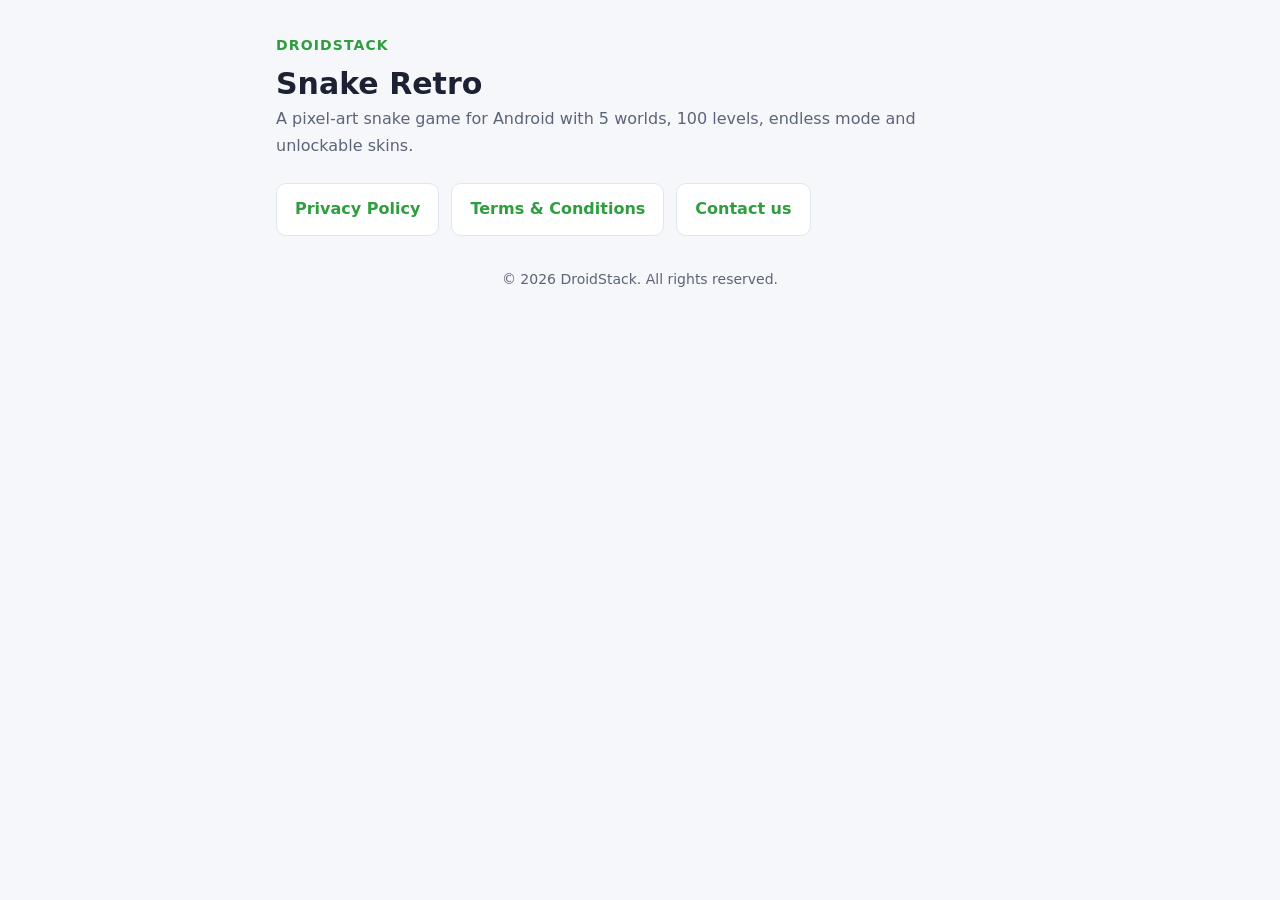
<file: index.html>
<!doctype html>
<html lang="en">
<head>
  <meta charset="utf-8">
  <meta name="viewport" content="width=device-width, initial-scale=1">
  <title>Snake Retro</title>
  <meta name="description" content="Snake Retro – a pixel-art snake game for Android by DroidStack.">
  <link rel="stylesheet" href="style.css">
</head>
<body>
<main>
  <header>
    <span class="brand">DroidStack</span>
    <h1>Snake Retro</h1>
    <p class="meta">A pixel-art snake game for Android with 5 worlds, 100 levels, endless mode and unlockable skins.</p>
  </header>

  <div class="links">
    <a href="privacy-policy.html">Privacy Policy</a>
    <a href="terms.html">Terms &amp; Conditions</a>
    <a href="mailto:connecttodroidstack@gmail.com">Contact us</a>
  </div>

  <footer>© 2026 DroidStack. All rights reserved.</footer>
</main>
</body>
</html>
</file>
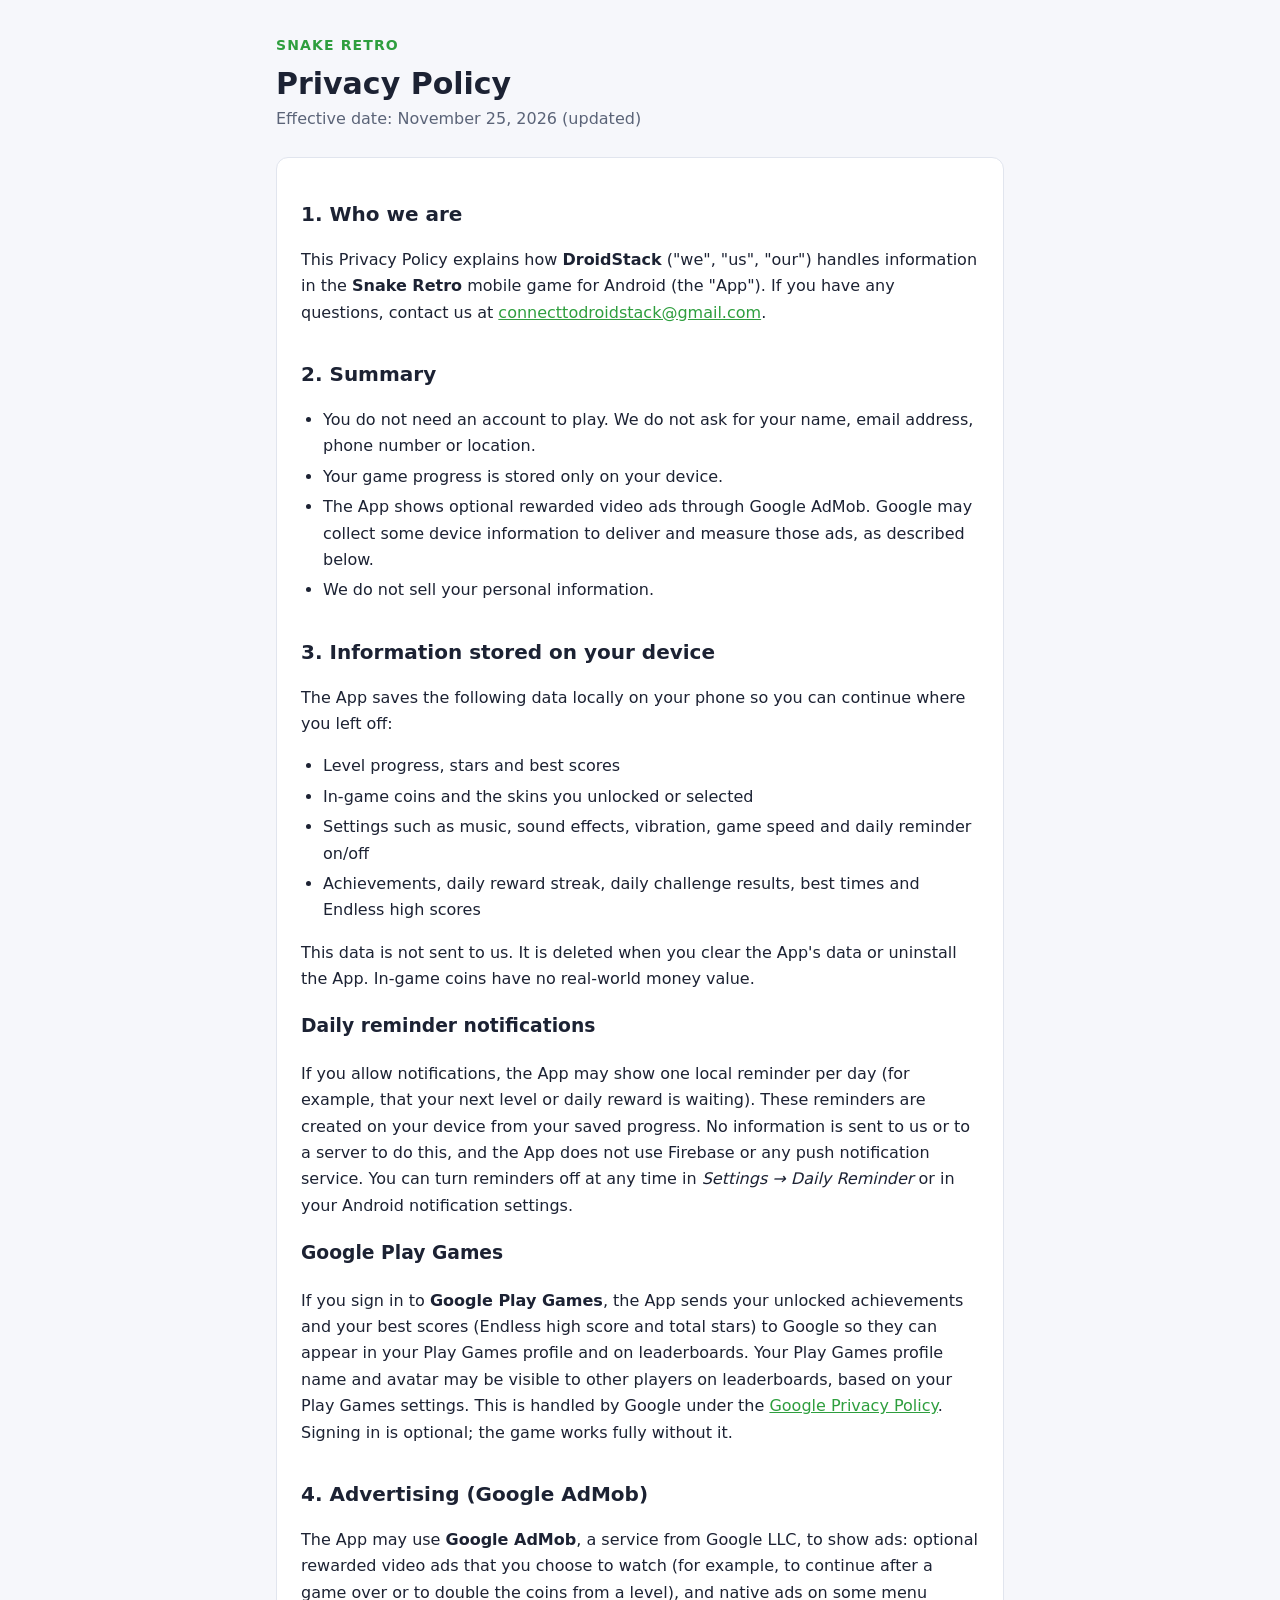
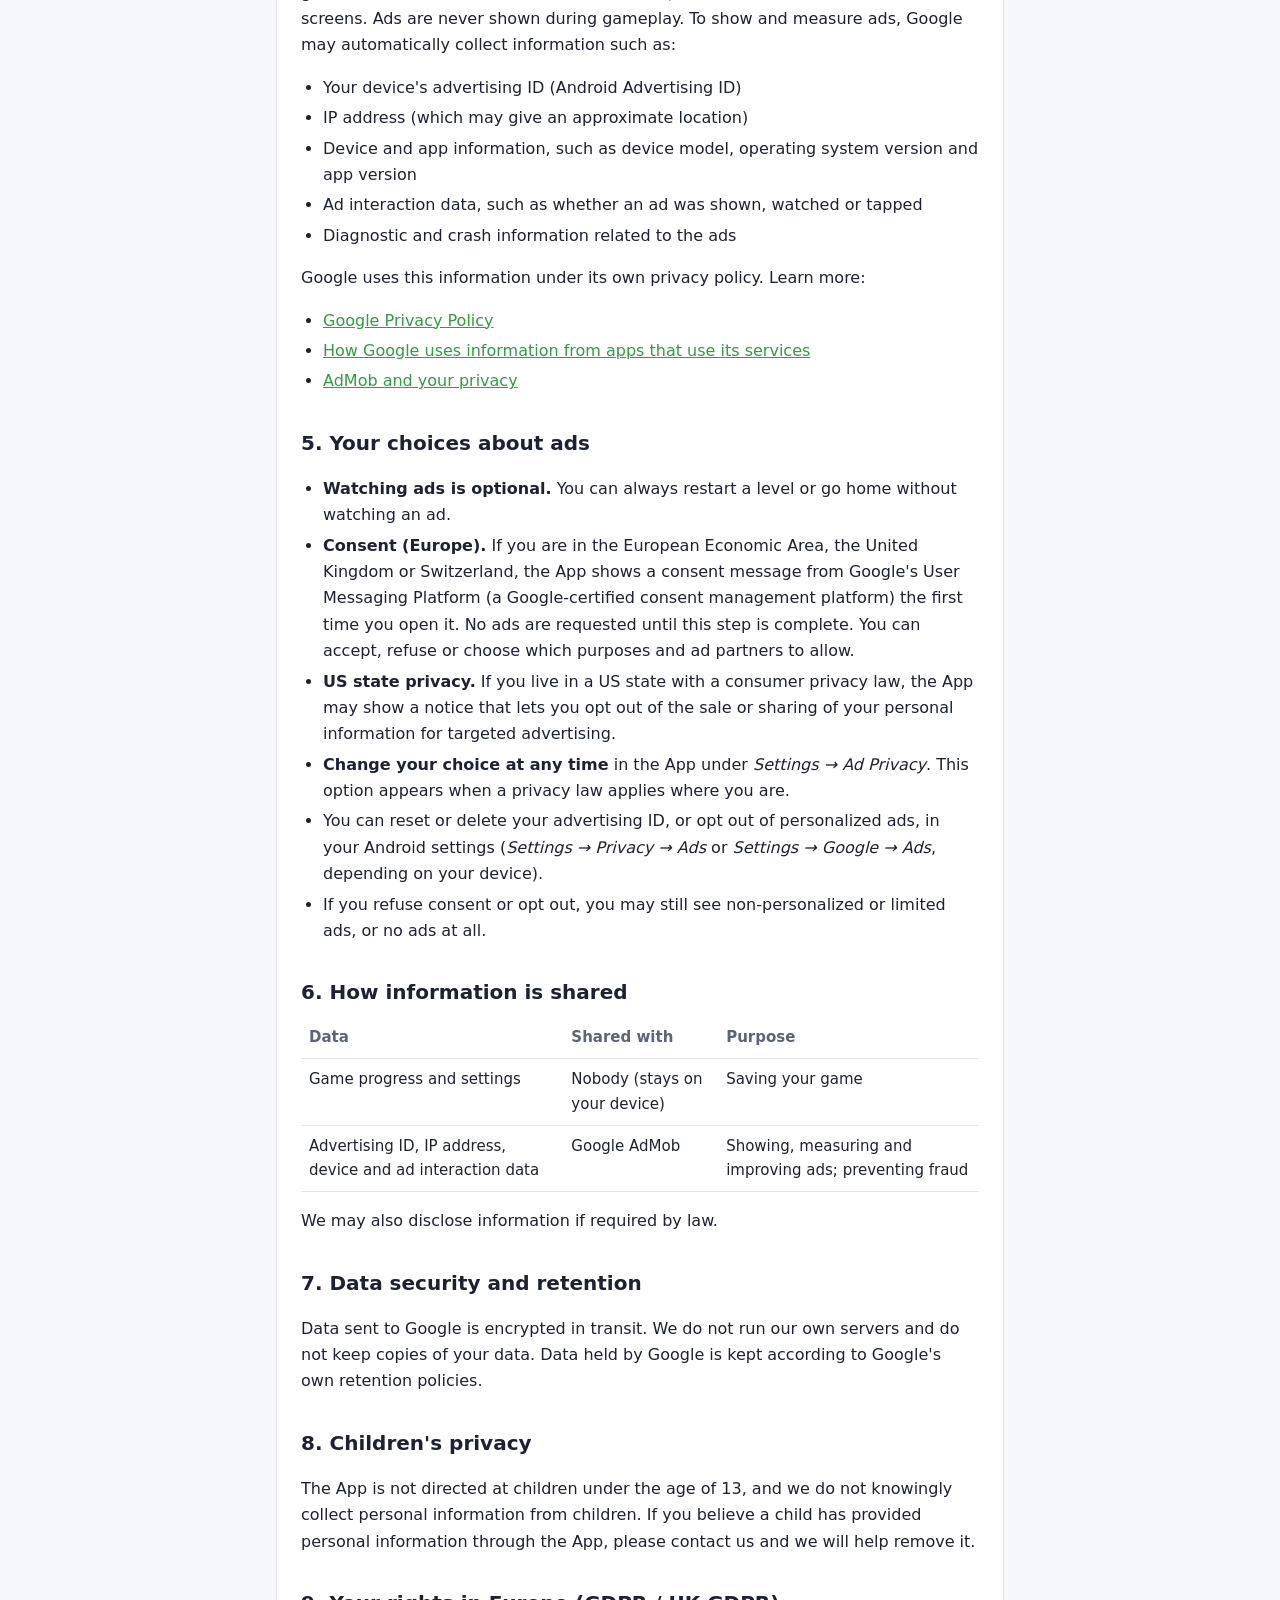
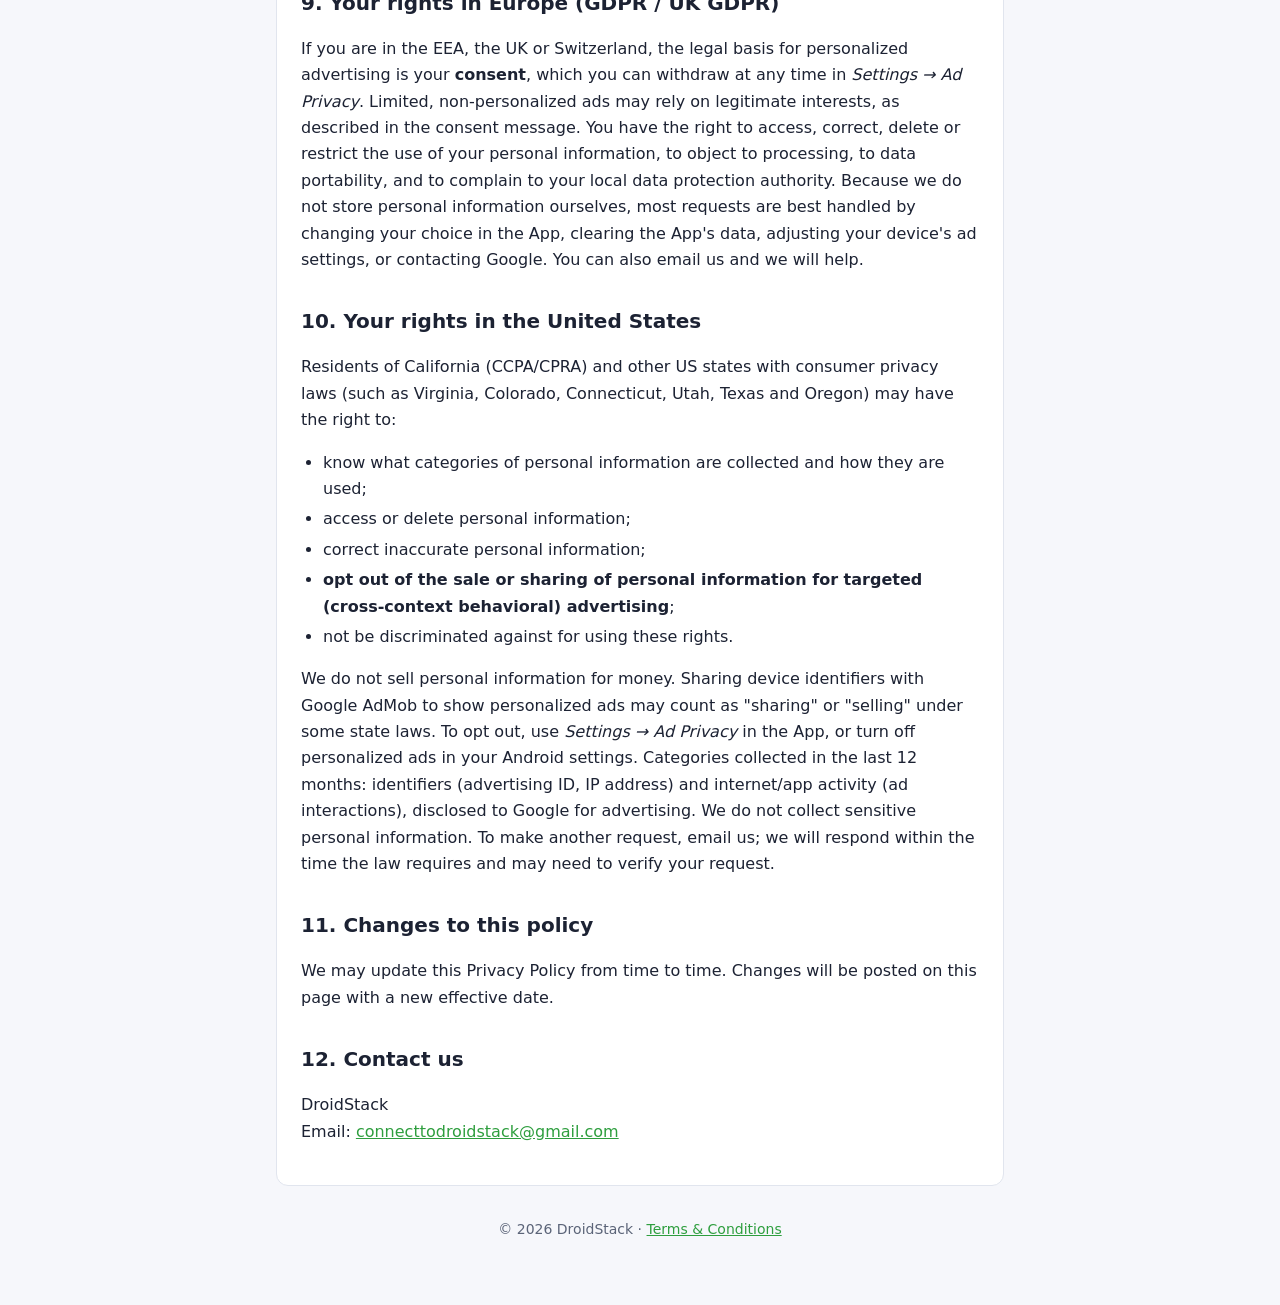
<file: privacy-policy.html>
<!doctype html>
<html lang="en">
<head>
  <meta charset="utf-8">
  <meta name="viewport" content="width=device-width, initial-scale=1">
  <title>Privacy Policy – Snake Retro</title>
  <meta name="description" content="Privacy Policy for the Snake Retro Android game by DroidStack.">
  <link rel="stylesheet" href="style.css">
</head>
<body>
<main>
  <header>
    <a class="brand" href="index.html">Snake Retro</a>
    <h1>Privacy Policy</h1>
    <p class="meta">Effective date: November 25, 2026 (updated)</p>
  </header>

  <div class="card">
    <h2>1. Who we are</h2>
    <p>This Privacy Policy explains how <strong>DroidStack</strong> ("we", "us", "our") handles information in the
      <strong>Snake Retro</strong> mobile game for Android (the "App"). If you have any questions, contact us at
      <a href="mailto:connecttodroidstack@gmail.com">connecttodroidstack@gmail.com</a>.</p>

    <h2>2. Summary</h2>
    <ul>
      <li>You do not need an account to play. We do not ask for your name, email address, phone number or location.</li>
      <li>Your game progress is stored only on your device.</li>
      <li>The App shows optional rewarded video ads through Google AdMob. Google may collect some device information to deliver and measure those ads, as described below.</li>
      <li>We do not sell your personal information.</li>
    </ul>

    <h2>3. Information stored on your device</h2>
    <p>The App saves the following data locally on your phone so you can continue where you left off:</p>
    <ul>
      <li>Level progress, stars and best scores</li>
      <li>In-game coins and the skins you unlocked or selected</li>
      <li>Settings such as music, sound effects, vibration, game speed and daily reminder on/off</li>
      <li>Achievements, daily reward streak, daily challenge results, best times and Endless high scores</li>
    </ul>
    <p>This data is not sent to us. It is deleted when you clear the App's data or uninstall the App. In-game coins have no real-world money value.</p>

    <h3>Daily reminder notifications</h3>
    <p>If you allow notifications, the App may show one local reminder per day (for example, that your next level
      or daily reward is waiting). These reminders are created on your device from your saved progress. No
      information is sent to us or to a server to do this, and the App does not use Firebase or any push
      notification service. You can turn reminders off at any time in <em>Settings &rarr; Daily Reminder</em> or in
      your Android notification settings.</p>

    <h3>Google Play Games</h3>
    <p>If you sign in to <strong>Google Play Games</strong>, the App sends your unlocked achievements and your best
      scores (Endless high score and total stars) to Google so they can appear in your Play Games profile and on
      leaderboards. Your Play Games profile name and avatar may be visible to other players on leaderboards, based
      on your Play Games settings. This is handled by Google under the
      <a href="https://policies.google.com/privacy">Google Privacy Policy</a>. Signing in is optional; the game
      works fully without it.</p>

    <h2>4. Advertising (Google AdMob)</h2>
    <p>The App may use <strong>Google AdMob</strong>, a service from Google LLC, to show ads: optional rewarded video
      ads that you choose to watch (for example, to continue after a game over or to double the coins from a level),
      and native ads on some menu screens. Ads are never shown during gameplay. To show and measure ads,
      Google may automatically collect information such as:</p>
    <ul>
      <li>Your device's advertising ID (Android Advertising ID)</li>
      <li>IP address (which may give an approximate location)</li>
      <li>Device and app information, such as device model, operating system version and app version</li>
      <li>Ad interaction data, such as whether an ad was shown, watched or tapped</li>
      <li>Diagnostic and crash information related to the ads</li>
    </ul>
    <p>Google uses this information under its own privacy policy. Learn more:</p>
    <ul>
      <li><a href="https://policies.google.com/privacy" target="_blank" rel="noopener">Google Privacy Policy</a></li>
      <li><a href="https://policies.google.com/technologies/partner-sites" target="_blank" rel="noopener">How Google uses information from apps that use its services</a></li>
      <li><a href="https://support.google.com/admob/answer/6128543" target="_blank" rel="noopener">AdMob and your privacy</a></li>
    </ul>

    <h2>5. Your choices about ads</h2>
    <ul>
      <li><strong>Watching ads is optional.</strong> You can always restart a level or go home without watching an ad.</li>
      <li><strong>Consent (Europe).</strong> If you are in the European Economic Area, the United Kingdom or
        Switzerland, the App shows a consent message from Google's User Messaging Platform (a Google-certified consent
        management platform) the first time you open it. No ads are requested until this step is complete. You can
        accept, refuse or choose which purposes and ad partners to allow.</li>
      <li><strong>US state privacy.</strong> If you live in a US state with a consumer privacy law, the App may show a
        notice that lets you opt out of the sale or sharing of your personal information for targeted advertising.</li>
      <li><strong>Change your choice at any time</strong> in the App under <em>Settings → Ad Privacy</em>. This
        option appears when a privacy law applies where you are.</li>
      <li>You can reset or delete your advertising ID, or opt out of personalized ads, in your Android settings
        (<em>Settings → Privacy → Ads</em> or <em>Settings → Google → Ads</em>, depending on your device).</li>
      <li>If you refuse consent or opt out, you may still see non-personalized or limited ads, or no ads at all.</li>
    </ul>

    <h2>6. How information is shared</h2>
    <table>
      <tr><th>Data</th><th>Shared with</th><th>Purpose</th></tr>
      <tr><td>Game progress and settings</td><td>Nobody (stays on your device)</td><td>Saving your game</td></tr>
      <tr><td>Advertising ID, IP address, device and ad interaction data</td><td>Google AdMob</td><td>Showing, measuring and improving ads; preventing fraud</td></tr>
    </table>
    <p>We may also disclose information if required by law.</p>

    <h2>7. Data security and retention</h2>
    <p>Data sent to Google is encrypted in transit. We do not run our own servers and do not keep copies of your data.
      Data held by Google is kept according to Google's own retention policies.</p>

    <h2>8. Children's privacy</h2>
    <p>The App is not directed at children under the age of 13, and we do not knowingly collect personal information
      from children. If you believe a child has provided personal information through the App, please contact us and
      we will help remove it.</p>

    <h2>9. Your rights in Europe (GDPR / UK GDPR)</h2>
    <p>If you are in the EEA, the UK or Switzerland, the legal basis for personalized advertising is your
      <strong>consent</strong>, which you can withdraw at any time in <em>Settings → Ad Privacy</em>. Limited,
      non-personalized ads may rely on legitimate interests, as described in the consent message. You have the right
      to access, correct, delete or restrict the use of your personal information, to object to processing, to data
      portability, and to complain to your local data protection authority. Because we do not store personal
      information ourselves, most requests are best handled by changing your choice in the App, clearing the App's
      data, adjusting your device's ad settings, or contacting Google. You can also email us and we will help.</p>

    <h2>10. Your rights in the United States</h2>
    <p>Residents of California (CCPA/CPRA) and other US states with consumer privacy laws (such as Virginia,
      Colorado, Connecticut, Utah, Texas and Oregon) may have the right to:</p>
    <ul>
      <li>know what categories of personal information are collected and how they are used;</li>
      <li>access or delete personal information;</li>
      <li>correct inaccurate personal information;</li>
      <li><strong>opt out of the sale or sharing of personal information for targeted (cross-context behavioral)
        advertising</strong>;</li>
      <li>not be discriminated against for using these rights.</li>
    </ul>
    <p>We do not sell personal information for money. Sharing device identifiers with Google AdMob to show
      personalized ads may count as "sharing" or "selling" under some state laws. To opt out, use
      <em>Settings → Ad Privacy</em> in the App, or turn off personalized ads in your Android settings. Categories collected in the last 12 months:
      identifiers (advertising ID, IP address) and internet/app activity (ad interactions), disclosed to Google for
      advertising. We do not collect sensitive personal information. To make another request, email us; we will
      respond within the time the law requires and may need to verify your request.</p>

    <h2>11. Changes to this policy</h2>
    <p>We may update this Privacy Policy from time to time. Changes will be posted on this page with a new effective date.</p>

    <h2>12. Contact us</h2>
    <p>DroidStack<br>
      Email: <a href="mailto:connecttodroidstack@gmail.com">connecttodroidstack@gmail.com</a></p>
  </div>

  <footer>© 2026 DroidStack · <a href="terms.html">Terms &amp; Conditions</a></footer>
</main>
</body>
</html>
</file>
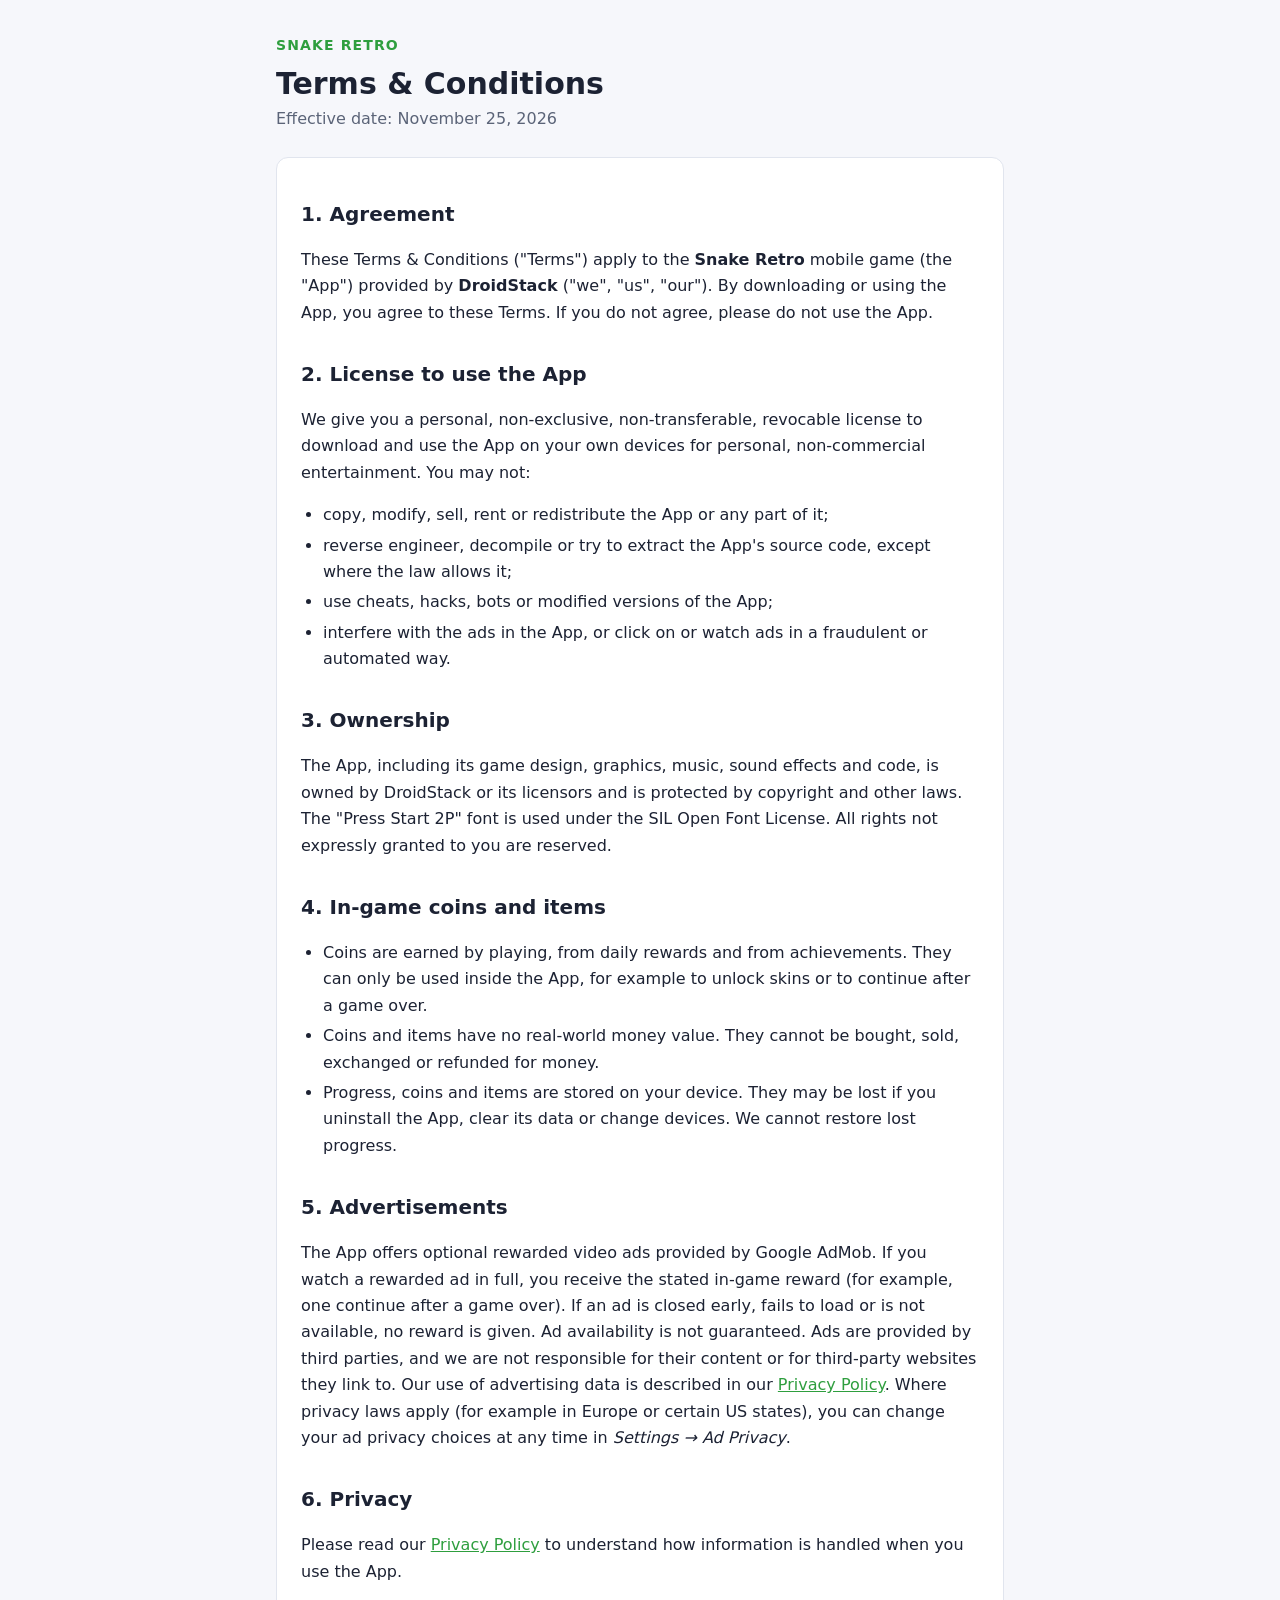
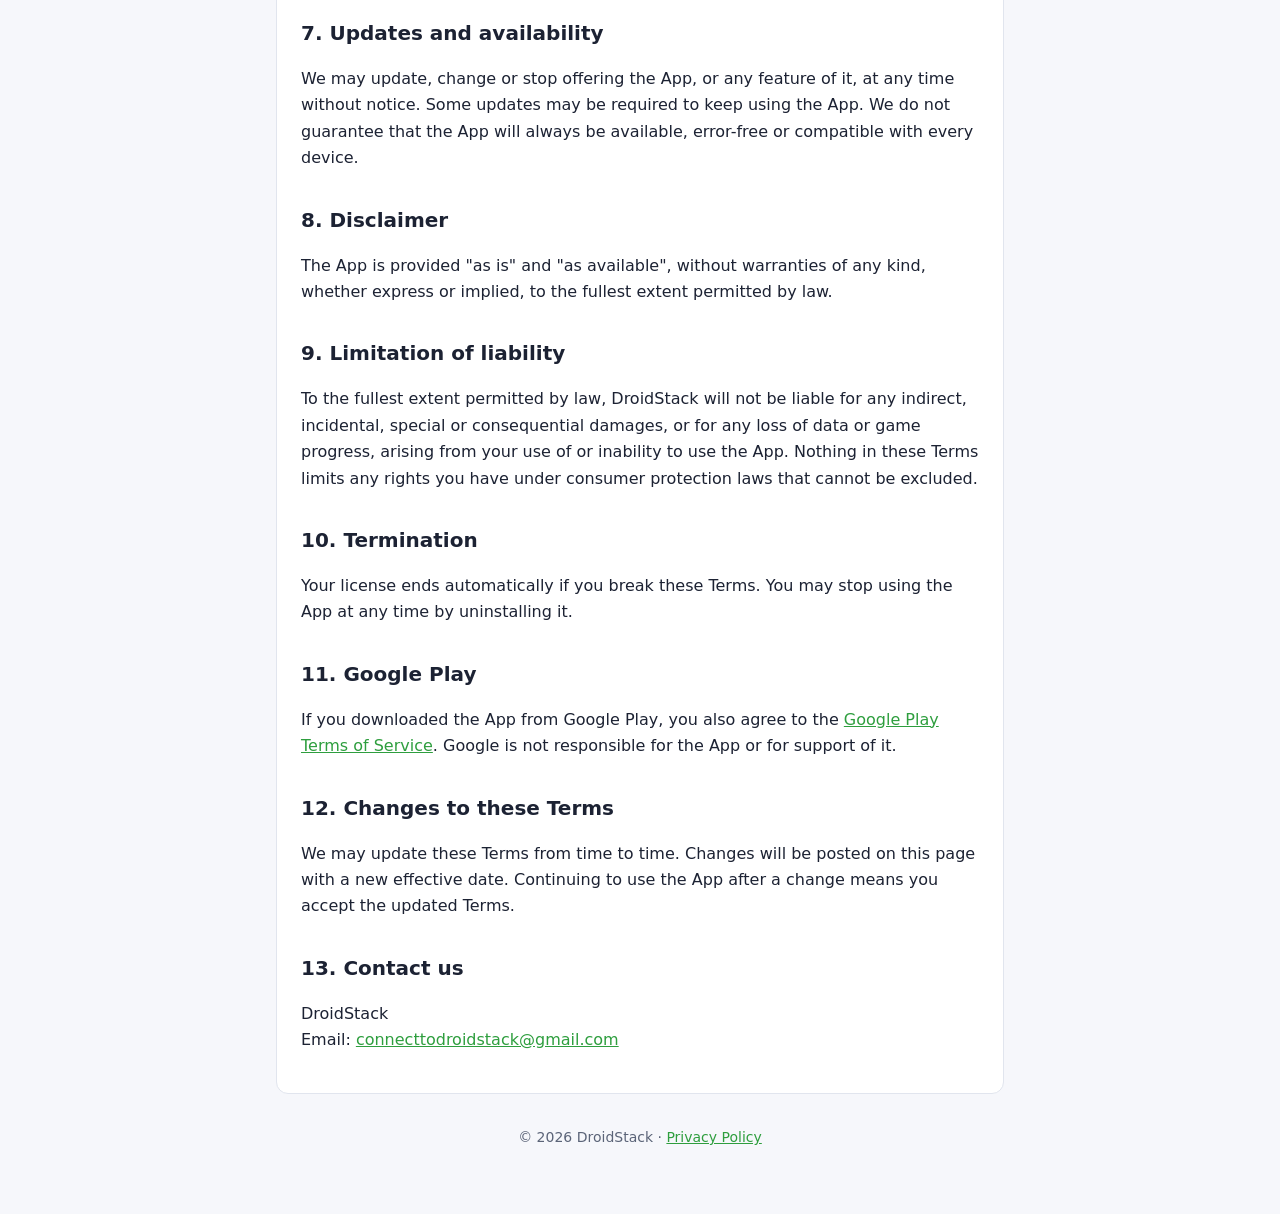
<file: terms.html>
<!doctype html>
<html lang="en">
<head>
  <meta charset="utf-8">
  <meta name="viewport" content="width=device-width, initial-scale=1">
  <title>Terms &amp; Conditions – Snake Retro</title>
  <meta name="description" content="Terms and Conditions for the Snake Retro Android game by DroidStack.">
  <link rel="stylesheet" href="style.css">
</head>
<body>
<main>
  <header>
    <a class="brand" href="index.html">Snake Retro</a>
    <h1>Terms &amp; Conditions</h1>
    <p class="meta">Effective date: November 25, 2026</p>
  </header>

  <div class="card">
    <h2>1. Agreement</h2>
    <p>These Terms &amp; Conditions ("Terms") apply to the <strong>Snake Retro</strong> mobile game (the "App")
      provided by <strong>DroidStack</strong> ("we", "us", "our"). By downloading or using the App, you agree to these
      Terms. If you do not agree, please do not use the App.</p>

    <h2>2. License to use the App</h2>
    <p>We give you a personal, non-exclusive, non-transferable, revocable license to download and use the App on your
      own devices for personal, non-commercial entertainment. You may not:</p>
    <ul>
      <li>copy, modify, sell, rent or redistribute the App or any part of it;</li>
      <li>reverse engineer, decompile or try to extract the App's source code, except where the law allows it;</li>
      <li>use cheats, hacks, bots or modified versions of the App;</li>
      <li>interfere with the ads in the App, or click on or watch ads in a fraudulent or automated way.</li>
    </ul>

    <h2>3. Ownership</h2>
    <p>The App, including its game design, graphics, music, sound effects and code, is owned by DroidStack or its
      licensors and is protected by copyright and other laws. The "Press Start 2P" font is used under the SIL Open
      Font License. All rights not expressly granted to you are reserved.</p>

    <h2>4. In-game coins and items</h2>
    <ul>
      <li>Coins are earned by playing, from daily rewards and from achievements. They can only be used inside the
        App, for example to unlock skins or to continue after a game over.</li>
      <li>Coins and items have no real-world money value. They cannot be bought, sold, exchanged or refunded for money.</li>
      <li>Progress, coins and items are stored on your device. They may be lost if you uninstall the App, clear its
        data or change devices. We cannot restore lost progress.</li>
    </ul>

    <h2>5. Advertisements</h2>
    <p>The App offers optional rewarded video ads provided by Google AdMob. If you watch a rewarded ad in full, you
      receive the stated in-game reward (for example, one continue after a game over). If an ad is closed early,
      fails to load or is not available, no reward is given. Ad availability is not guaranteed. Ads are provided by
      third parties, and we are not responsible for their content or for third-party websites they link to. Our use
      of advertising data is described in our <a href="privacy-policy.html">Privacy Policy</a>. Where privacy laws
      apply (for example in Europe or certain US states), you can change your ad privacy choices at any time in
      <em>Settings → Ad Privacy</em>.</p>

    <h2>6. Privacy</h2>
    <p>Please read our <a href="privacy-policy.html">Privacy Policy</a> to understand how information is handled when
      you use the App.</p>

    <h2>7. Updates and availability</h2>
    <p>We may update, change or stop offering the App, or any feature of it, at any time without notice. Some updates
      may be required to keep using the App. We do not guarantee that the App will always be available, error-free or
      compatible with every device.</p>

    <h2>8. Disclaimer</h2>
    <p>The App is provided "as is" and "as available", without warranties of any kind, whether express or implied,
      to the fullest extent permitted by law.</p>

    <h2>9. Limitation of liability</h2>
    <p>To the fullest extent permitted by law, DroidStack will not be liable for any indirect, incidental, special or
      consequential damages, or for any loss of data or game progress, arising from your use of or inability to use
      the App. Nothing in these Terms limits any rights you have under consumer protection laws that cannot be
      excluded.</p>

    <h2>10. Termination</h2>
    <p>Your license ends automatically if you break these Terms. You may stop using the App at any time by
      uninstalling it.</p>

    <h2>11. Google Play</h2>
    <p>If you downloaded the App from Google Play, you also agree to the
      <a href="https://play.google.com/about/play-terms/" target="_blank" rel="noopener">Google Play Terms of Service</a>.
      Google is not responsible for the App or for support of it.</p>

    <h2>12. Changes to these Terms</h2>
    <p>We may update these Terms from time to time. Changes will be posted on this page with a new effective date.
      Continuing to use the App after a change means you accept the updated Terms.</p>

    <h2>13. Contact us</h2>
    <p>DroidStack<br>
      Email: <a href="mailto:connecttodroidstack@gmail.com">connecttodroidstack@gmail.com</a></p>
  </div>

  <footer>© 2026 DroidStack · <a href="privacy-policy.html">Privacy Policy</a></footer>
</main>
</body>
</html>
</file>
<file: style.css>
:root {
  --bg: #f6f7fb;
  --card: #ffffff;
  --text: #1c2233;
  --muted: #5b6478;
  --accent: #2e9e3e;
  --border: #e1e5ee;
}
@media (prefers-color-scheme: dark) {
  :root {
    --bg: #070d1a;
    --card: #101a2e;
    --text: #e8ecf5;
    --muted: #a3adc2;
    --accent: #5be336;
    --border: #22304d;
  }
}
* { box-sizing: border-box; }
body {
  margin: 0;
  background: var(--bg);
  color: var(--text);
  font: 16px/1.65 system-ui, -apple-system, "Segoe UI", Roboto, sans-serif;
}
main {
  max-width: 760px;
  margin: 0 auto;
  padding: 32px 16px 64px;
}
header { margin-bottom: 24px; }
.brand {
  font-weight: 800;
  letter-spacing: 0.08em;
  color: var(--accent);
  text-decoration: none;
  text-transform: uppercase;
  font-size: 14px;
}
h1 { font-size: 30px; line-height: 1.2; margin: 8px 0 4px; }
h2 { font-size: 20px; margin: 32px 0 8px; }
.meta { color: var(--muted); margin: 0; }
.card {
  background: var(--card);
  border: 1px solid var(--border);
  border-radius: 12px;
  padding: 8px 24px 24px;
}
a { color: var(--accent); }
ul { padding-left: 22px; }
li { margin: 4px 0; }
table { width: 100%; border-collapse: collapse; margin: 8px 0; font-size: 15px; }
th, td { text-align: left; padding: 8px; border-bottom: 1px solid var(--border); vertical-align: top; }
th { color: var(--muted); font-weight: 600; }
.links { display: flex; gap: 12px; flex-wrap: wrap; margin-top: 16px; }
.links a {
  display: inline-block;
  padding: 12px 18px;
  border: 1px solid var(--border);
  border-radius: 10px;
  background: var(--card);
  text-decoration: none;
  font-weight: 600;
}
footer { color: var(--muted); font-size: 14px; margin-top: 32px; text-align: center; }
</file>
